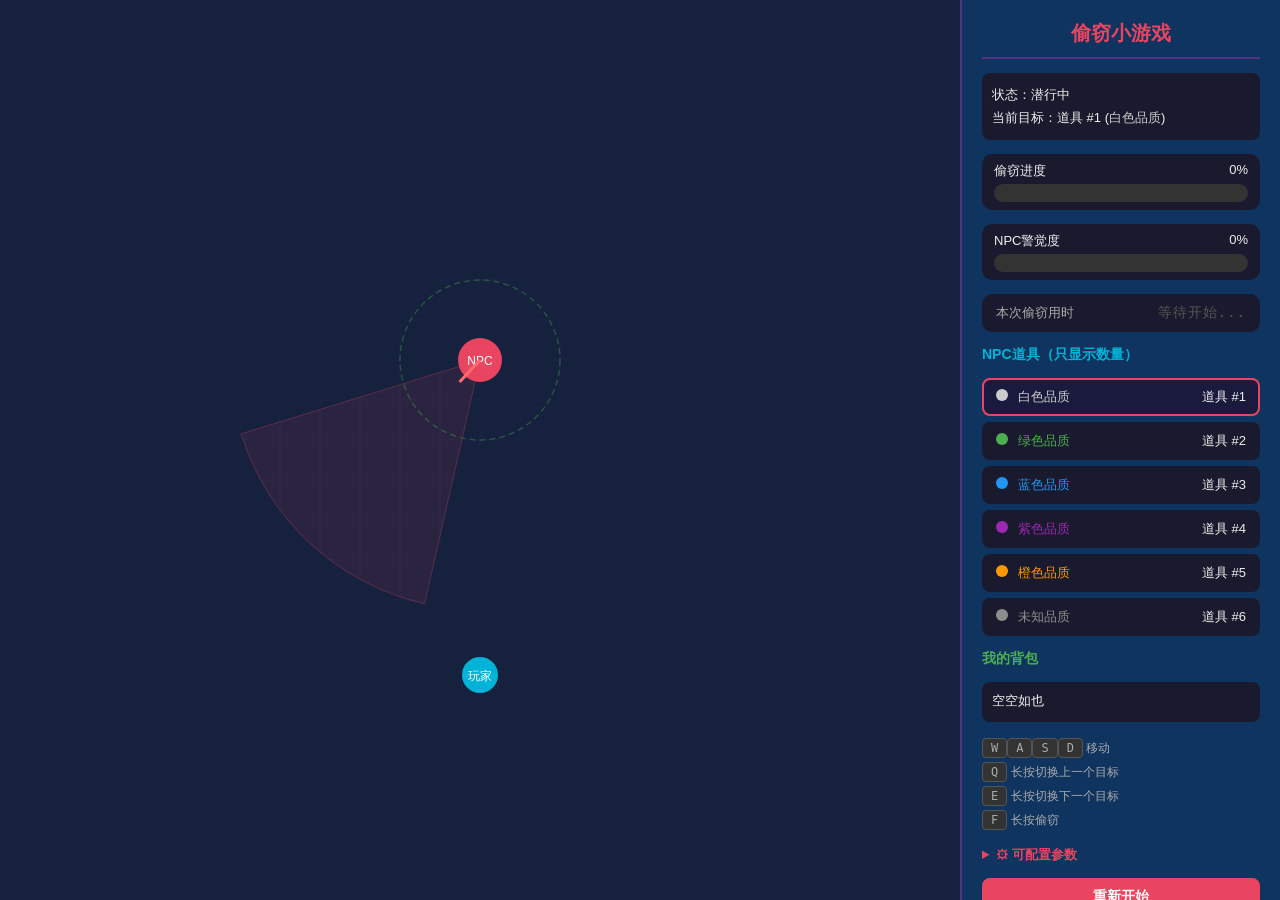
<file: stealing_mini_game/src/index.html>
<!DOCTYPE html>
<html lang="zh-CN">
<head>
<meta charset="UTF-8">
<meta name="viewport" content="width=device-width, initial-scale=1.0">
<title>偷窃小游戏</title>
<link rel="stylesheet" href="style.css">
</head>
<body>
<div id="game-container">
  <div id="game-canvas">
    <canvas id="canvas"></canvas>
    <div id="toast"></div>
    <!-- 结果弹窗 -->
    <div id="modal-overlay">
      <div class="modal-box">
        <div class="modal-title" id="modal-title">偷窃成功！</div>
        <div class="modal-time">本次偷窃用时：<strong id="modal-time-val">0.0秒</strong></div>
        <button class="modal-btn" id="modal-btn-restart">重新开始</button>
      </div>
    </div>
  </div>
  <div id="ui-panel">
    <div class="panel-title">偷窃小游戏</div>

    <!-- 状态 -->
    <div class="status-box" id="status-box">
      状态：<span id="state-text">潜行中</span><br>
      当前目标：<span id="target-text">无</span>
    </div>

    <!-- 偷窃进度 -->
    <div class="bar-container">
      <div class="bar-label"><span>偷窃进度</span><span id="steal-pct">0%</span></div>
      <div class="bar-track"><div class="bar-fill steal" id="steal-bar" style="width:0%"></div></div>
    </div>

    <!-- NPC警觉度 -->
    <div class="bar-container">
      <div class="bar-label"><span>NPC警觉度</span><span id="alert-pct">0%</span></div>
      <div class="bar-track"><div class="bar-fill alert" id="alert-bar" style="width:0%"></div></div>
    </div>

    <!-- 偷窃用时 -->
    <div class="timer-box">
      <span class="timer-label">本次偷窃用时</span>
      <span class="timer-value waiting" id="timer-display">等待开始...</span>
    </div>

    <!-- NPC道具列表 -->
    <div style="font-size:14px;font-weight:bold;color:#00b4d8;">NPC道具（只显示数量）</div>
    <div class="item-list" id="item-list"></div>

    <!-- 我的背包 -->
    <div style="font-size:14px;font-weight:bold;color:#4caf50;">我的背包</div>
    <div class="inventory" id="inventory">空空如也</div>

    <!-- 操作说明 -->
    <div class="controls">
      <kbd>W</kbd><kbd>A</kbd><kbd>S</kbd><kbd>D</kbd> 移动<br>
      <kbd>Q</kbd> 长按切换上一个目标<br>
      <kbd>E</kbd> 长按切换下一个目标<br>
      <kbd>F</kbd> 长按偷窃
    </div>

    <!-- 可配置参数 -->
    <details class="config-section">
      <summary>⚙ 可配置参数</summary>
      <div class="config-grid">
        <label>白色进度需求</label><input type="number" id="cfg-white" value="40">
        <label>白色警戒倍率</label><input type="number" id="cfg-alert-white" value="1" step="0.1">
        <label>绿色进度需求</label><input type="number" id="cfg-green" value="50">
        <label>绿色警戒倍率</label><input type="number" id="cfg-alert-green" value="1.1" step="0.1">
        <label>蓝色进度需求</label><input type="number" id="cfg-blue" value="65">
        <label>蓝色警戒倍率</label><input type="number" id="cfg-alert-blue" value="1.25" step="0.1">
        <label>紫色进度需求</label><input type="number" id="cfg-purple" value="85">
        <label>紫色警戒倍率</label><input type="number" id="cfg-alert-purple" value="1.45" step="0.1">
        <label>橙色进度需求</label><input type="number" id="cfg-orange" value="105">
        <label>橙色警戒倍率</label><input type="number" id="cfg-alert-orange" value="1.7" step="0.1">
        <label>未知进度需求</label><input type="number" id="cfg-unknown" value="60">
        <label>未知警戒倍率</label><input type="number" id="cfg-alert-unknown" value="1.2" step="0.1">
        <label>偷窃速度/秒</label><input type="number" id="cfg-steal-rate" value="10">
        <label>偷窃加速系数</label><input type="number" id="cfg-boost" value="1" step="0.1">
        <label>环境参数</label><input type="number" id="cfg-env-param" value="1" step="0.1">
        <label>偷窃回退速度/秒</label><input type="number" id="cfg-decay-rate" value="3">
        <label>警戒速度/秒</label><input type="number" id="cfg-alert-rate" value="10">
        <label>警戒值上限</label><input type="number" id="cfg-alert-max" value="100">
        <label>警戒回退速度/秒</label><input type="number" id="cfg-alert-decay" value="15">
        <label>NPC视野角度(°)</label><input type="number" id="cfg-fov" value="60">
        <label>NPC视野距离</label><input type="number" id="cfg-view-dist" value="250">
        <label>NPC观察速度</label><input type="number" id="cfg-look-speed" value="1.2" step="0.1">
        <label>靠近偷窃距离</label><input type="number" id="cfg-steal-dist" value="80">
        <label>30%警觉转头倍率</label><input type="number" id="cfg-alert30-speed" value="1.4" step="0.1">
        <label>30%警觉视野增量(°)</label><input type="number" id="cfg-alert30-fov" value="30">
        <label>60%警觉转头倍率</label><input type="number" id="cfg-alert60-speed" value="2" step="0.1">
        <label>60%警觉视野增量(°)</label><input type="number" id="cfg-alert60-fov" value="60">
      </div>
      <div style="display:flex;gap:8px;margin-top:10px;">
        <button id="btn-reset-config" class="btn-reset-config">还原默认配置</button>
      </div>
    </details>

    <button id="btn-reset">重新开始</button>
  </div>
</div>

<script src="script.js"></script>
</body>
</html>
</file>
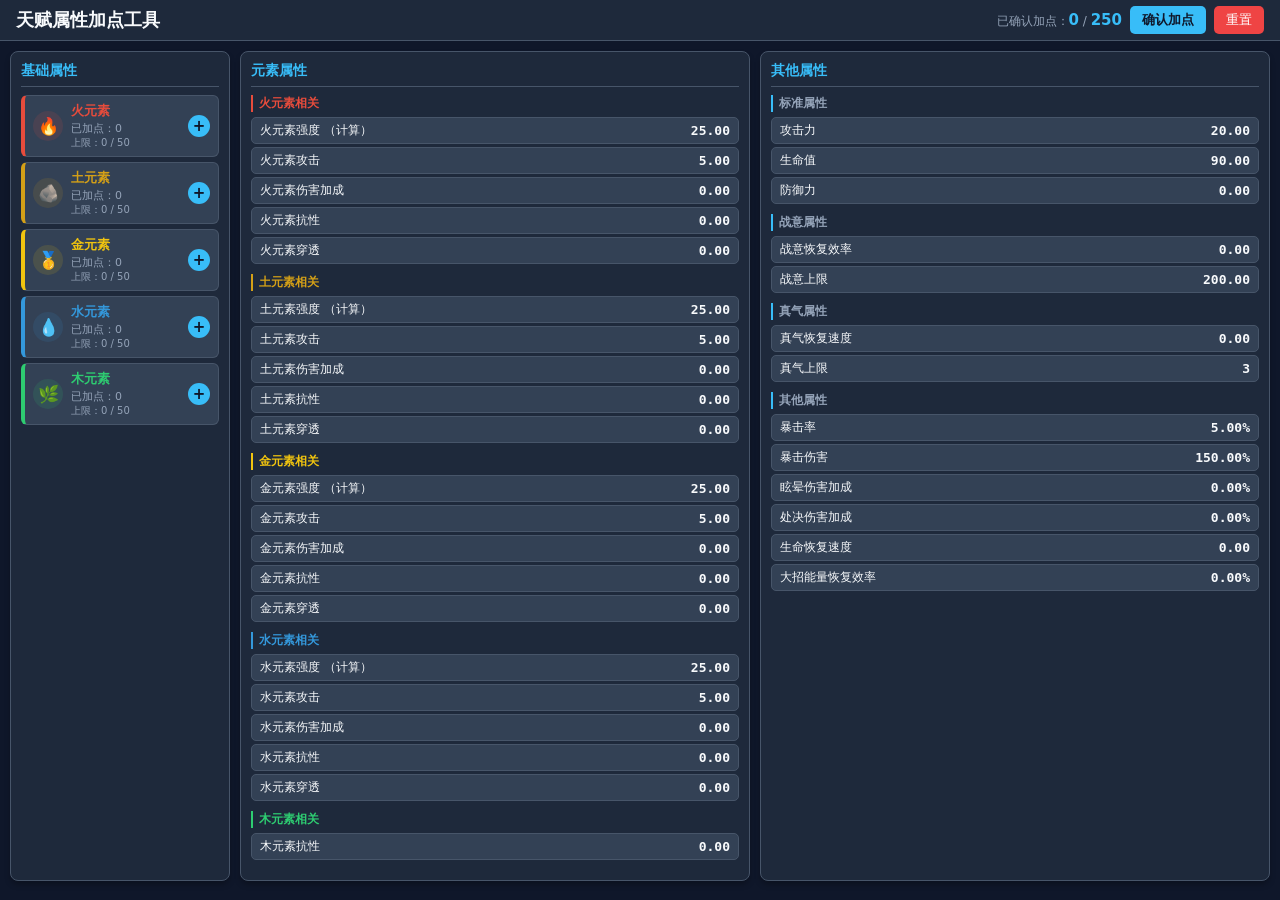
<file: 天赋加点工具/天赋加点工具.html>
<!DOCTYPE html>
<html lang="zh-CN">

<head>
    <meta charset="UTF-8">
    <meta name="viewport" content="width=device-width, initial-scale=1.0">
    <title>属性加点工具</title>
    <style>
        :root {
            --bg: #0f172a;
            --panel: #1e293b;
            --panel-light: #334155;
            --text: #f8fafc;
            --text-muted: #94a3b8;
            --accent: #38bdf8;
            --accent-hover: #0ea5e9;
            --danger: #ef4444;
            --danger-hover: #dc2626;
            --success: #22c55e;
            --border: #475569;
            --highlight: rgba(56, 189, 248, 0.2);
            --highlight-border: #38bdf8;
            --shadow: 0 4px 6px -1px rgba(0, 0, 0, 0.3);
        }

        * {
            box-sizing: border-box;
        }

        body {
            margin: 0;
            font-family: "Microsoft YaHei", "PingFang SC", system-ui, sans-serif;
            background: var(--bg);
            color: var(--text);
            min-height: 100vh;
        }

        header {
            background: var(--panel);
            border-bottom: 1px solid var(--border);
            padding: 6px 16px;
            display: flex;
            justify-content: space-between;
            align-items: center;
            position: sticky;
            top: 0;
            z-index: 10;
        }

        h1 {
            margin: 0;
            font-size: 18px;
        }

        .header-actions {
            display: flex;
            gap: 8px;
            align-items: center;
        }

        .total-points {
            color: var(--text-muted);
            font-size: 12px;
        }

        .total-points strong {
            color: var(--accent);
            font-size: 15px;
        }

        button {
            border: none;
            padding: 5px 12px;
            border-radius: 5px;
            cursor: pointer;
            font-size: 13px;
            transition: background 0.2s, transform 0.1s;
            font-family: inherit;
        }

        button:active {
            transform: translateY(1px);
        }

        .btn-primary {
            background: var(--accent);
            color: #0f172a;
            font-weight: bold;
        }

        .btn-primary:hover {
            background: var(--accent-hover);
        }

        .btn-danger {
            background: var(--danger);
            color: white;
        }

        .btn-danger:hover {
            background: var(--danger-hover);
        }

        .btn-add {
            width: 22px;
            height: 22px;
            padding: 0;
            border-radius: 50%;
            background: var(--accent);
            color: #0f172a;
            font-size: 15px;
            line-height: 22px;
            font-weight: bold;
        }

        .btn-add:hover:not(:disabled) {
            background: var(--accent-hover);
        }

        .btn-add:disabled {
            background: var(--panel-light);
            color: var(--text-muted);
            cursor: not-allowed;
        }

        .btn-sub {
            width: 22px;
            height: 22px;
            padding: 0;
            border-radius: 50%;
            background: var(--danger);
            color: white;
            font-size: 15px;
            line-height: 22px;
            font-weight: bold;
        }

        .btn-sub:hover {
            background: var(--danger-hover);
        }

        .btn-row {
            display: flex;
            gap: 4px;
            align-items: center;
        }

        main {
            display: grid;
            grid-template-columns: 220px 1fr 1fr;
            gap: 10px;
            padding: 10px;
            max-width: 100%;
            margin: 0 auto;
        }

        .panel {
            background: var(--panel);
            border: 1px solid var(--border);
            border-radius: 8px;
            padding: 10px;
            box-shadow: var(--shadow);
        }

        .panel-title {
            font-size: 14px;
            font-weight: bold;
            margin: 0 0 8px 0;
            padding-bottom: 6px;
            border-bottom: 1px solid var(--border);
            color: var(--accent);
        }

        .element-list {
            display: flex;
            flex-direction: column;
            gap: 5px;
        }

        .element-card {
            background: var(--panel-light);
            border: 1px solid var(--border);
            border-radius: 6px;
            padding: 6px 8px;
            display: flex;
            align-items: center;
            gap: 8px;
            transition: border-color 0.2s, background 0.2s;
            cursor: default;
        }

        .element-card:hover {
            border-color: var(--accent);
        }

        .element-icon {
            width: 30px;
            height: 30px;
            border-radius: 50%;
            display: flex;
            align-items: center;
            justify-content: center;
            font-size: 17px;
            flex-shrink: 0;
        }

        .element-info {
            flex: 1;
        }

        .element-name {
            font-weight: bold;
            font-size: 13px;
        }

        .element-points {
            font-size: 11px;
            color: var(--text-muted);
            margin-top: 1px;
        }

        .element-points .preview {
            color: var(--success);
            font-weight: bold;
        }

        .element-max {
            font-size: 10px;
            color: var(--text-muted);
        }

        .attr-group {
            margin-bottom: 10px;
        }

        .attr-group-title {
            font-size: 12px;
            font-weight: bold;
            color: var(--text-muted);
            margin-bottom: 5px;
            padding-left: 6px;
            border-left: 2px solid var(--accent);
        }

        .attr-list {
            display: flex;
            flex-direction: column;
            gap: 3px;
        }

        .attr-item {
            background: var(--panel-light);
            border: 1px solid var(--border);
            border-radius: 5px;
            padding: 4px 8px;
            display: flex;
            justify-content: space-between;
            align-items: center;
            transition: background 0.2s, border-color 0.2s;
            cursor: help;
            position: relative;
        }

        .attr-item.highlight {
            background: var(--highlight);
            border-color: var(--highlight-border);
        }

        .attr-name {
            font-size: 12px;
            display: flex;
            align-items: center;
            gap: 4px;
        }

        .attr-value {
            font-family: "Consolas", "Monaco", monospace;
            font-size: 13px;
            font-weight: bold;
            color: var(--text);
        }

        .attr-value .preview {
            color: var(--success);
            margin-left: 2px;
        }

        .attr-value .dim {
            color: var(--text-muted);
            font-weight: normal;
            font-size: 11px;
        }

        .tooltip {
            position: fixed;
            background: rgba(15, 23, 42, 0.95);
            border: 1px solid var(--accent);
            border-radius: 8px;
            padding: 10px 12px;
            max-width: 280px;
            font-size: 13px;
            line-height: 1.5;
            color: var(--text);
            pointer-events: none;
            z-index: 1000;
            opacity: 0;
            transition: opacity 0.15s;
            box-shadow: 0 8px 16px rgba(0, 0, 0, 0.4);
        }

        .tooltip.visible {
            opacity: 1;
        }

        .tooltip .title {
            font-weight: bold;
            color: var(--accent);
            margin-bottom: 4px;
        }

        .tooltip .formula {
            color: var(--success);
            margin-top: 6px;
            font-size: 12px;
        }

        .empty-msg {
            color: var(--text-muted);
            font-size: 14px;
            text-align: center;
            padding: 40px 20px;
        }

        .toast {
            position: fixed;
            bottom: 24px;
            left: 50%;
            transform: translateX(-50%);
            background: var(--danger);
            color: white;
            padding: 10px 24px;
            border-radius: 6px;
            font-size: 13px;
            z-index: 2000;
            opacity: 0;
            pointer-events: none;
            transition: opacity 0.3s;
        }

        .toast.visible {
            opacity: 1;
        }

        @media (max-width: 750px) {
            main {
                grid-template-columns: 1fr;
            }
        }
    </style>
</head>

<body>
    <header>
        <h1>天赋属性加点工具</h1>
        <div class="header-actions">
            <span class="total-points">已确认加点：<strong id="totalPoints">0</strong> / <strong
                    id="totalMaxPoints">500</strong></span>
            <button id="confirmBtn" class="btn-primary">确认加点</button>
            <button id="resetBtn" class="btn-danger">重置</button>
        </div>
    </header>

    <main id="main">
        <div id="loading" class="empty-msg" style="grid-column: 1 / -1;">正在加载配置...</div>
    </main>

    <div id="toast" class="toast"></div>

    <div id="tooltip" class="tooltip"></div>

    <script>
        const STORAGE_KEY = 'talentAllocationTool_v1';
        const MAX_ELEMENT_POINTS = 50;
        const TOTAL_POINTS = MAX_ELEMENT_POINTS * 5;

        const App = {
            elementConfig: null,
            attrInit: null,
            attrMax: null,
            computedAttr: null,
            state: {
                confirmed: { elementPoints: {}, attributes: {} },
                preview: { fire: 0, earth: 0, metal: 0, water: 0, wood: 0 }
            },
            elementAffected: {},

            init() {
                try {
                    this.loadConfigs();
                    this.initState();
                    this.loadFromStorage();
                    this.computeElementAffected();
                    this.render();
                    document.getElementById('totalMaxPoints').textContent = TOTAL_POINTS;
                    this.bindEvents();
                } catch (err) {
                    document.getElementById('main').innerHTML = `<div class="empty-msg" style="grid-column: 1 / -1;">加载配置失败：${err.message}</div>`;
                }
            },

            loadConfigs() {
                this.elementConfig = {
                    "elements": [
                        { "id": "fire", "name": "火元素", "color": "#E74C3C", "icon": "🔥", "coefficients": { "attack": 0.5, "fireAttack": 1, "fireResist": 0.6, "battleSpiritRecovery": 0.32, "battleSpiritCap": 8 } },
                        { "id": "earth", "name": "土元素", "color": "#D4A017", "icon": "🪨", "coefficients": { "attack": 0.5, "earthAttack": 1, "earthResist": 0.6, "stunDamageBonus": 0.32, "defense": 5 } },
                        { "id": "metal", "name": "金元素", "color": "#F1C40F", "icon": "🥇", "coefficients": { "attack": 0.5, "metalAttack": 1, "metalResist": 0.6, "critRate": 0.4, "executionDamageBonus": 0.54 } },
                        { "id": "water", "name": "水元素", "color": "#3498DB", "icon": "💧", "coefficients": { "attack": 0.5, "waterAttack": 1, "waterResist": 0.6, "qiRecovery": 0.64, "qiCap": 0.06667 } },
                        { "id": "wood", "name": "木元素", "color": "#2ECC71", "icon": "🌿", "coefficients": { "hp": 6, "fireResist": 0.15, "earthResist": 0.15, "metalResist": 0.15, "waterResist": 0.15, "woodResist": 0.75, "hpRecovery": 0.08, "ultimateEnergyRecovery": 0.5 } }
                    ]
                };

                this.attrInit = { 
                    "attack": { "name": "攻击力", "init": 20, "desc": "角色的基础攻击力，影响所有伤害输出" }, 
                    "hp": { "name": "生命值", "init": 90, "desc": "角色的最大生命值" }, 
                    "defense": { "name": "防御力", "init": 0, "desc": "减少受到的伤害，减伤率 = 防御力 / (防御力 + 500)", "formula": "def/(def+500)", "formulaUnit": "%" }, 
                    "fireAttack": { "name": "火元素攻击", "init": 5, "desc": "提升火元素技能的伤害基础值" }, 
                    "fireDamageBonus": { "name": "火元素伤害加成", "init": 0, "desc": "百分比提升火元素伤害（不受元素加点影响）", "displayOnly": true }, 
                    "fireResist": { "name": "火元素抗性", "init": 0, "desc": "减免火元素伤害，减免率 = 抗性 × 1%", "formula": "resist*1", "formulaUnit": "%" }, 
                    "firePenetration": { "name": "火元素穿透", "init": 0, "desc": "无视目标一定比例的火元素抗性（不受元素加点影响）", "displayOnly": true }, 
                    "earthAttack": { "name": "土元素攻击", "init": 5, "desc": "提升土元素技能的伤害基础值" }, 
                    "earthDamageBonus": { "name": "土元素伤害加成", "init": 0, "desc": "百分比提升土元素伤害（不受元素加点影响）", "displayOnly": true }, 
                    "earthResist": { "name": "土元素抗性", "init": 0, "desc": "减免土元素伤害，减免率 = 抗性 × 1%", "formula": "resist*1", "formulaUnit": "%" }, 
                    "earthPenetration": { "name": "土元素穿透", "init": 0, "desc": "无视目标一定比例的土元素抗性（不受元素加点影响）", "displayOnly": true }, 
                    "metalAttack": { "name": "金元素攻击", "init": 5, "desc": "提升金元素技能的伤害基础值" }, 
                    "metalDamageBonus": { "name": "金元素伤害加成", "init": 0, "desc": "百分比提升金元素伤害（不受元素加点影响）", "displayOnly": true }, 
                    "metalResist": { "name": "金元素抗性", "init": 0, "desc": "减免金元素伤害，减免率 = 抗性 × 1%", "formula": "resist*1", "formulaUnit": "%" }, 
                    "metalPenetration": { "name": "金元素穿透", "init": 0, "desc": "无视目标一定比例的金元素抗性（不受元素加点影响）", "displayOnly": true }, 
                    "waterAttack": { "name": "水元素攻击", "init": 5, "desc": "提升水元素技能的伤害基础值" }, 
                    "waterDamageBonus": { "name": "水元素伤害加成", "init": 0, "desc": "百分比提升水元素伤害（不受元素加点影响）", "displayOnly": true }, 
                    "waterResist": { "name": "水元素抗性", "init": 0, "desc": "减免水元素伤害，减免率 = 抗性 × 1%", "formula": "resist*1", "formulaUnit": "%" }, 
                    "waterPenetration": { "name": "水元素穿透", "init": 0, "desc": "无视目标一定比例的水元素抗性（不受元素加点影响）", "displayOnly": true }, 
                    "woodResist": { "name": "木元素抗性", "init": 0, "desc": "减免木元素伤害，减免率 = 抗性 × 1%", "formula": "resist*1", "formulaUnit": "%" }, 
                    "battleSpiritRecovery": { "name": "战意恢复效率", "init": 0, "desc": "战意值的恢复速度" }, 
                    "battleSpiritCap": { "name": "战意上限", "init": 200, "desc": "战意值的最大上限" }, 
                    "qiRecovery": { "name": "真气恢复速度", "init": 0, "desc": "真气值的恢复速度" }, 
                    "qiCap": { "name": "真气上限", "init": 3, "roundType": "floor", "desc": "真气值的最大上限，显示时向下取整" }, 
                    "critRate": { "name": "暴击率", "init": 5, "unit": "%", "roundType": "percent2", "desc": "造成暴击的概率" }, 
                    "critDamage": { "name": "暴击伤害", "init": 150, "unit": "%", "roundType": "percent2", "desc": "暴击时的伤害倍率（不受元素加点影响）", "displayOnly": true }, 
                    "stunDamageBonus": { "name": "眩晕伤害加成", "init": 0, "unit": "%", "desc": "对眩晕状态敌人的额外伤害加成" }, 
                    "executionDamageBonus": { "name": "处决伤害加成", "init": 0, "unit": "%", "desc": "处决时的额外伤害加成" }, 
                    "hpRecovery": { "name": "生命恢复速度", "init": 0, "desc": "生命值的自然恢复速度" },
                    "ultimateEnergyRecovery": { "name": "大招能量恢复效率", "init": 0, "unit": "%", "desc": "大招能量的恢复效率" } 
                };

                this.attrMax = { 
                    "fireResist": { "name": "火元素抗性", "max": 75 }, 
                    "earthResist": { "name": "土元素抗性", "max": 75 }, 
                    "metalResist": { "name": "金元素抗性", "max": 75 }, 
                    "waterResist": { "name": "水元素抗性", "max": 75 }, 
                    "woodResist": { "name": "木元素抗性", "max": 75 }, 
                    "battleSpiritCap": { "name": "战意上限", "max": 800 }, 
                    "qiCap": { "name": "真气上限", "max": 6 } 
                };

                this.computedAttr = { 
                    "fireIntensity": { "name": "火元素强度", "formula": "attack + fireAttack", "desc": "攻击力 + 火元素攻击，影响火元素基础伤害" }, 
                    "earthIntensity": { "name": "土元素强度", "formula": "attack + earthAttack", "desc": "攻击力 + 土元素攻击，影响土元素基础伤害" }, 
                    "metalIntensity": { "name": "金元素强度", "formula": "attack + metalAttack", "desc": "攻击力 + 金元素攻击，影响金元素基础伤害" }, 
                    "waterIntensity": { "name": "水元素强度", "formula": "attack + waterAttack", "desc": "攻击力 + 水元素攻击，影响水元素基础伤害" } 
                };
            },

            initState() {
                const initialPoints = {};
                this.elementConfig.elements.forEach(el => { initialPoints[el.id] = 0; });

                const initialAttributes = {};
                Object.keys(this.attrInit).forEach(key => {
                    initialAttributes[key] = this.attrInit[key].init;
                });

                this.state.confirmed = {
                    elementPoints: { ...initialPoints },
                    attributes: { ...initialAttributes }
                };
                this.state.preview = { ...initialPoints };
            },

            loadFromStorage() {
                try {
                    const saved = localStorage.getItem(STORAGE_KEY);
                    if (!saved) return;
                    const data = JSON.parse(saved);
                    if (data && data.version === 1 && data.elementPoints && data.attributes) {
                        this.state.confirmed.elementPoints = { ...this.state.confirmed.elementPoints, ...data.elementPoints };
                        this.state.confirmed.attributes = { ...this.state.confirmed.attributes, ...data.attributes };
                    }
                } catch (e) {
                    console.warn('localStorage 读取失败', e);
                }
            },

            saveToStorage() {
                try {
                    const data = {
                        version: 1,
                        elementPoints: { ...this.state.confirmed.elementPoints },
                        attributes: { ...this.state.confirmed.attributes }
                    };
                    localStorage.setItem(STORAGE_KEY, JSON.stringify(data));
                } catch (e) {
                    console.warn('localStorage 保存失败', e);
                }
            },

            computeElementAffected() {
                this.elementAffected = {};
                this.elementConfig.elements.forEach(el => {
                    this.elementAffected[el.id] = new Set(Object.keys(el.coefficients));
                });
            },

            calculateDisplayAttributes() {
                return this.calculateAttributes(true);
            },

            calculateConfirmedAttributes() {
                return this.calculateAttributes(false);
            },

            evaluateComputed(key, attrs) {
                const cfg = this.computedAttr[key];
                if (!cfg) return 0;
                try {
                    const formula = cfg.formula;
                    const scope = { ...attrs };
                    const func = new Function(...Object.keys(scope), `return (${formula});`);
                    return func(...Object.values(scope));
                } catch (e) {
                    return 0;
                }
            },

            formatValue(key, value) {
                const cfg = this.attrInit[key];
                const roundType = cfg ? cfg.roundType : null;

                let num = value;
                if (roundType === 'floor') {
                    return Math.floor(num).toString();
                }
                if (roundType === 'percent2' || (cfg && cfg.unit === '%')) {
                    return num.toFixed(2) + '%';
                }
                return num.toFixed(2);
            },

            formatPreviewDelta(key, value) {
                const sign = value >= 0 ? '+' : '';
                return sign + this.formatValue(key, value);
            },

            getAttributeValue(key, includePreview = true) {
                if (this.computedAttr[key]) {
                    const confirmedAttrs = this.calculateConfirmedAttributes();
                    const displayAttrs = this.calculateDisplayAttributes();
                    if (includePreview) {
                        return this.evaluateComputed(key, displayAttrs);
                    } else {
                        return this.evaluateComputed(key, confirmedAttrs);
                    }
                }
                const attrs = includePreview ? this.calculateDisplayAttributes() : this.calculateConfirmedAttributes();
                return attrs[key] || 0;
            },

            isDisplayOnly(key) {
                return this.attrInit[key] && this.attrInit[key].displayOnly;
            },

            isAffectedByElement(key, elementId) {
                return this.elementAffected[elementId] && this.elementAffected[elementId].has(key);
            },

            isElementDisabled(elementId) {
                const currentPoints = this.state.confirmed.elementPoints[elementId] + this.state.preview[elementId];
                return currentPoints >= MAX_ELEMENT_POINTS;
            },

            calculateAttributes(includePreview, overridePreview) {
                const attrs = {};
                Object.keys(this.attrInit).forEach(key => {
                    attrs[key] = this.attrInit[key].init;
                });
                const points = {};
                this.elementConfig.elements.forEach(el => {
                    const previewDelta = overridePreview ? overridePreview[el.id] : this.state.preview[el.id];
                    points[el.id] = this.state.confirmed.elementPoints[el.id] + (includePreview ? previewDelta : 0);
                });

                this.elementConfig.elements.forEach(el => {
                    const p = points[el.id];
                    if (!p) return;
                    Object.entries(el.coefficients).forEach(([attrKey, coeff]) => {
                        attrs[attrKey] = (attrs[attrKey] || 0) + p * coeff;
                    });
                });

                for (const [key, maxCfg] of Object.entries(this.attrMax)) {
                    if (attrs[key] !== undefined) {
                        attrs[key] = Math.min(attrs[key], maxCfg.max);
                    }
                }

                return attrs;
            },

            addPoint(elementId) {
                if (this.isElementDisabled(elementId)) return;
                this.state.preview[elementId] += 1;
                this.render();
            },

            subPoint(elementId) {
                if (this.state.preview[elementId] <= 0) return;
                this.state.preview[elementId] -= 1;
                this.render();
            },

            confirmPoints() {
                const displayAttrs = this.calculateDisplayAttributes();
                for (const [key, maxCfg] of Object.entries(this.attrMax)) {
                    if (displayAttrs[key] > maxCfg.max) {
                        this.showToast(`${maxCfg.name} 超过上限 ${maxCfg.max}，无法确认。请调整加点。`);
                        return;
                    }
                }

                this.elementConfig.elements.forEach(el => {
                    this.state.confirmed.elementPoints[el.id] += this.state.preview[el.id];
                    this.state.preview[el.id] = 0;
                });

                this.state.confirmed.attributes = displayAttrs;
                this.saveToStorage();
                this.render();
            },

            resetAll() {
                if (!this._resetPending) {
                    this._resetPending = true;
                    this.showToast('再次点击重置按钮确认，此操作将清除已保存的数据');
                    setTimeout(() => { this._resetPending = false; }, 3000);
                    return;
                }
                this._resetPending = false;
                this.initState();
                localStorage.removeItem(STORAGE_KEY);
                this.render();
                this.showToast('已重置所有加点');
            },

            render() {
                const main = document.getElementById('main');
                main.innerHTML = '';

                const leftPanel = this.createLeftPanel();
                const middlePanel = this.createMiddlePanel();
                const rightPanel = this.createRightPanel();

                main.appendChild(leftPanel);
                main.appendChild(middlePanel);
                main.appendChild(rightPanel);

                const totalConfirmed = Object.values(this.state.confirmed.elementPoints).reduce((a, b) => a + b, 0);
                document.getElementById('totalPoints').textContent = totalConfirmed;
            },

            createLeftPanel() {
                const panel = document.createElement('div');
                panel.className = 'panel';
                panel.innerHTML = '<div class="panel-title">基础属性</div>';

                const list = document.createElement('div');
                list.className = 'element-list';

                this.elementConfig.elements.forEach(el => {
                    const confirmed = this.state.confirmed.elementPoints[el.id];
                    const preview = this.state.preview[el.id];
                    const total = confirmed + preview;
                    const disabled = this.isElementDisabled(el.id);

                    const card = document.createElement('div');
                    card.className = 'element-card';
                    card.dataset.elementId = el.id;
                    card.style.borderLeft = `4px solid ${el.color}`;

                    card.innerHTML = `
            <div class="element-icon" style="background:${el.color}20;color:${el.color}">${el.icon}</div>
            <div class="element-info">
              <div class="element-name" style="color:${el.color}">${el.name}</div>
              <div class="element-points">
                已加点：${confirmed}${preview > 0 ? `<span class="preview">+${preview}</span>` : ''}
              </div>
              <div class="element-max">上限：${total} / ${MAX_ELEMENT_POINTS}</div>
            </div>
            <div class="btn-row">
              ${preview > 0 ? '<button class="btn-sub">-</button>' : ''}
              <button class="btn-add" ${disabled ? 'disabled' : ''}>+</button>
            </div>
          `;

                    card.querySelector('.btn-add').addEventListener('click', () => this.addPoint(el.id));
                    if (preview > 0) {
                        card.querySelector('.btn-sub').addEventListener('click', () => this.subPoint(el.id));
                    }
                    card.addEventListener('mouseenter', () => this.highlightElement(el.id, true));
                    card.addEventListener('mouseleave', () => this.highlightElement(el.id, false));

                    list.appendChild(card);
                });

                panel.appendChild(list);
                return panel;
            },

            createMiddlePanel() {
                const panel = document.createElement('div');
                panel.className = 'panel';
                panel.innerHTML = '<div class="panel-title">元素属性</div>';

                const groups = [
                    { elementId: 'fire', keys: ['fireIntensity', 'fireAttack', 'fireDamageBonus', 'fireResist', 'firePenetration'] },
                    { elementId: 'earth', keys: ['earthIntensity', 'earthAttack', 'earthDamageBonus', 'earthResist', 'earthPenetration'] },
                    { elementId: 'metal', keys: ['metalIntensity', 'metalAttack', 'metalDamageBonus', 'metalResist', 'metalPenetration'] },
                    { elementId: 'water', keys: ['waterIntensity', 'waterAttack', 'waterDamageBonus', 'waterResist', 'waterPenetration'] },
                    { elementId: 'wood', keys: ['woodResist'] }
                ];

                groups.forEach(group => {
                    const elCfg = this.elementConfig.elements.find(e => e.id === group.elementId);
                    const groupDiv = document.createElement('div');
                    groupDiv.className = 'attr-group';
                    groupDiv.innerHTML = `<div class="attr-group-title" style="border-color:${elCfg.color};color:${elCfg.color}">${elCfg.name}相关</div>`;

                    const list = document.createElement('div');
                    list.className = 'attr-list';

                    group.keys.forEach(key => {
                        list.appendChild(this.createAttrItem(key, group.elementId));
                    });

                    groupDiv.appendChild(list);
                    panel.appendChild(groupDiv);
                });

                return panel;
            },

            createRightPanel() {
                const panel = document.createElement('div');
                panel.className = 'panel';
                panel.innerHTML = '<div class="panel-title">其他属性</div>';

                const groups = [
                    { title: '标准属性', keys: ['attack', 'hp', 'defense'] },
                    { title: '战意属性', keys: ['battleSpiritRecovery', 'battleSpiritCap'] },
                    { title: '真气属性', keys: ['qiRecovery', 'qiCap'] },
                    { title: '其他属性', keys: ['critRate', 'critDamage', 'stunDamageBonus', 'executionDamageBonus', 'hpRecovery', 'ultimateEnergyRecovery'] }
                ];

                groups.forEach(group => {
                    const groupDiv = document.createElement('div');
                    groupDiv.className = 'attr-group';
                    groupDiv.innerHTML = `<div class="attr-group-title">${group.title}</div>`;

                    const list = document.createElement('div');
                    list.className = 'attr-list';

                    group.keys.forEach(key => {
                        list.appendChild(this.createAttrItem(key, null));
                    });

                    groupDiv.appendChild(list);
                    panel.appendChild(groupDiv);
                });

                return panel;
            },

            createAttrItem(key, currentElementId) {
                const item = document.createElement('div');
                item.className = 'attr-item';
                item.dataset.attrKey = key;
                item.dataset.elementId = currentElementId || '';

                const cfg = this.attrInit[key] || this.computedAttr[key] || { name: key, desc: '' };
                const isComputed = !!this.computedAttr[key];

                const confirmedValue = this.getAttributeValue(key, false);
                const displayValue = this.getAttributeValue(key, true);
                const previewDelta = displayValue - confirmedValue;

                const hasPreview = Math.abs(previewDelta) > 0.0001;
                let valueHtml = '';
                if (hasPreview) {
                    valueHtml = `<span class="dim">${this.formatValue(key, confirmedValue)}</span><span class="preview">${this.formatPreviewDelta(key, previewDelta)}</span>`;
                } else {
                    valueHtml = this.formatValue(key, displayValue);
                }

                item.innerHTML = `
          <div class="attr-name">
            ${cfg.name}${isComputed ? '<span class="dim">（计算）</span>' : ''}
          </div>
          <div class="attr-value">${valueHtml}</div>
        `;

                this.bindTooltip(item, key, cfg, displayValue);
                return item;
            },

            bindTooltip(item, key, cfg, displayValue) {
                const tooltip = document.getElementById('tooltip');

                item.addEventListener('mouseenter', (e) => {
                    let html = `<div class="title">${cfg.name}</div><div>${cfg.desc || ''}</div>`;

                    if (key === 'defense') {
                        const reduction = displayValue / (displayValue + 500) * 100;
                        html += `<div class="formula">减伤率 ${reduction.toFixed(2)}%</div>`;
                    } else if (key.endsWith('Resist')) {
                        html += `<div class="formula">${cfg.name}伤害减免 ${displayValue.toFixed(2)}%</div>`;
                    } else if (this.computedAttr[key]) {
                        html += `<div class="formula">公式：${this.computedAttr[key].formula}</div>`;
                    }

                    tooltip.innerHTML = html;
                    tooltip.classList.add('visible');
                    this.positionTooltip(e);
                });

                item.addEventListener('mousemove', (e) => this.positionTooltip(e));

                item.addEventListener('mouseleave', () => {
                    tooltip.classList.remove('visible');
                });
            },

            positionTooltip(e) {
                const tooltip = document.getElementById('tooltip');
                const x = e.clientX + 15;
                const y = e.clientY + 15;
                const rect = tooltip.getBoundingClientRect();
                const winW = window.innerWidth;
                const winH = window.innerHeight;

                let left = x;
                let top = y;
                if (left + rect.width > winW) left = e.clientX - rect.width - 10;
                if (top + rect.height > winH) top = e.clientY - rect.height - 10;

                tooltip.style.left = left + 'px';
                tooltip.style.top = top + 'px';
            },

            highlightElement(elementId, active) {
                const affected = this.elementAffected[elementId] || new Set();
                document.querySelectorAll('.attr-item').forEach(item => {
                    const key = item.dataset.attrKey;
                    if (active && affected.has(key)) {
                        item.classList.add('highlight');
                    } else {
                        item.classList.remove('highlight');
                    }
                });
            },

            showToast(msg) {
                const toast = document.getElementById('toast');
                toast.textContent = msg;
                toast.classList.add('visible');
                clearTimeout(this._toastTimer);
                this._toastTimer = setTimeout(() => toast.classList.remove('visible'), 2500);
            },

            bindEvents() {
                document.getElementById('confirmBtn').addEventListener('click', () => this.confirmPoints());
                document.getElementById('resetBtn').addEventListener('click', () => this.resetAll());
            }
        };

        App.init();
    </script>
</body>

</html>
</file>
<file: stealing_mini_game/src/style.css>
* { margin: 0; padding: 0; box-sizing: border-box; }
body { background: #1a1a2e; color: #eee; font-family: 'Microsoft YaHei', sans-serif; overflow: hidden; height: 100vh; }

#game-container { display: flex; height: 100vh; }

/* 游戏画布 */
#game-canvas { flex: 1; position: relative; background: #16213e; overflow: hidden; }
canvas { display: block; width: 100%; height: 100%; }

/* 右侧UI面板 */
#ui-panel {
  width: 320px; background: #0f3460; padding: 20px; display: flex; flex-direction: column; gap: 14px;
  border-left: 2px solid #533483; overflow-y: auto;
}
.panel-title { font-size: 20px; font-weight: bold; color: #e94560; text-align: center; border-bottom: 2px solid #533483; padding-bottom: 10px; }

/* 进度条通用样式 */
.bar-container { background: #1a1a2e; border-radius: 10px; padding: 8px 12px; }
.bar-label { font-size: 13px; margin-bottom: 4px; display: flex; justify-content: space-between; }
.bar-track { height: 18px; background: #333; border-radius: 9px; overflow: hidden; position: relative; }
.bar-fill { height: 100%; border-radius: 9px; transition: width 0.05s linear; }
.bar-fill.steal { background: linear-gradient(90deg, #00b4d8, #0077b6); }
.bar-fill.alert { background: linear-gradient(90deg, #f77f00, #d62828); }

/* 品质颜色 */
.quality-white { color: #ccc; }
.quality-green { color: #4caf50; }
.quality-blue { color: #2196f3; }
.quality-purple { color: #9c27b0; }
.quality-orange { color: #ff9800; }
.quality-unknown { color: #8d8d8d; }

/* 道具列表 */
.item-list { display: flex; flex-direction: column; gap: 6px; }
.item-entry {
  display: flex; justify-content: space-between; align-items: center;
  background: #1a1a2e; padding: 8px 12px; border-radius: 8px; border: 2px solid transparent;
  cursor: default; font-size: 13px;
}
.item-entry.selected { border-color: #e94560; background: #1a1a3e; }
.item-dot { width: 12px; height: 12px; border-radius: 50%; display: inline-block; margin-right: 6px; }

/* 状态信息 */
.status-box { background: #1a1a2e; border-radius: 8px; padding: 10px; font-size: 13px; line-height: 1.8; }
.status-box .key { display: inline-block; background: #533483; padding: 1px 8px; border-radius: 4px; font-weight: bold; font-size: 12px; }

/* 操作提示 */
.controls { font-size: 12px; color: #aaa; line-height: 2; }
.controls kbd { background: #333; padding: 2px 8px; border-radius: 4px; border: 1px solid #555; font-family: monospace; }

/* 配置面板 */
.config-section { font-size: 12px; }
.config-section summary { cursor: pointer; color: #e94560; font-weight: bold; font-size: 13px; }
.config-grid { display: grid; grid-template-columns: 1fr 1fr; gap: 4px 8px; margin-top: 8px; }
.config-grid label { font-size: 11px; color: #aaa; }
.config-grid input { width: 100%; background: #1a1a2e; border: 1px solid #533483; color: #eee; padding: 3px 6px; border-radius: 4px; font-size: 12px; }

/* 浮动提示 */
#toast {
  position: absolute; top: 60px; left: 50%; transform: translateX(-50%);
  background: rgba(76,175,80,0.9); color: #fff; padding: 10px 28px;
  border-radius: 8px; font-size: 16px; font-weight: bold;
  pointer-events: none; opacity: 0; transition: opacity 0.3s;
  z-index: 15;
}
#toast.show { opacity: 1; }

/* 结果弹窗 */
#modal-overlay {
  position: absolute; top: 0; left: 0; width: 100%; height: 100%;
  background: rgba(0,0,0,0.65); z-index: 20;
  display: none; justify-content: center; align-items: center;
}
#modal-overlay.show { display: flex; }
.modal-box {
  background: #0f3460; border: 2px solid #533483; border-radius: 16px;
  padding: 32px 40px; text-align: center; min-width: 300px;
  box-shadow: 0 0 40px rgba(0,0,0,0.8);
  animation: modalIn 0.25s ease-out;
}
@keyframes modalIn {
  from { transform: scale(0.85); opacity: 0; }
  to   { transform: scale(1);    opacity: 1; }
}
.modal-title {
  font-size: 32px; font-weight: bold; margin-bottom: 16px;
}
.modal-title.success { color: #4caf50; }
.modal-title.fail    { color: #f44336; }
.modal-time {
  font-size: 18px; color: #ccc; margin-bottom: 24px;
}
.modal-time strong {
  color: #00b4d8; font-family: 'Consolas', monospace; font-size: 24px;
}
.modal-btn {
  background: #e94560; border: none; color: #fff;
  padding: 12px 36px; border-radius: 10px; cursor: pointer;
  font-size: 16px; font-weight: bold; transition: background 0.2s;
}
.modal-btn:hover { background: #c73e54; }

/* 重置按钮 */
#btn-reset {
  background: #e94560; border: none; color: #fff; padding: 10px; border-radius: 8px;
  cursor: pointer; font-size: 14px; font-weight: bold;
}
#btn-reset:hover { background: #c73e54; }

/* 还原默认配置按钮 */
.btn-reset-config {
  flex: 1; background: #533483; border: none; color: #fff; padding: 6px 12px;
  border-radius: 6px; cursor: pointer; font-size: 12px; font-weight: bold;
  transition: background 0.2s;
}
.btn-reset-config:hover { background: #6a42a0; }

/* 背包 */
.inventory { background: #1a1a2e; border-radius: 8px; padding: 10px; font-size: 13px; min-height: 40px; }
.inv-item { padding: 2px 0; }

/* 计时器 */
.timer-box {
  background: #1a1a2e; border-radius: 10px; padding: 10px 14px;
  display: flex; justify-content: space-between; align-items: center;
}
.timer-box .timer-label { font-size: 13px; color: #aaa; }
.timer-box .timer-value { font-size: 22px; font-weight: bold; color: #00b4d8; font-family: 'Consolas', monospace; letter-spacing: 1px; }
.timer-box .timer-value.waiting { color: #555; font-size: 14px; font-weight: normal; }
.timer-box .timer-value.final-success { color: #4caf50; }
.timer-box .timer-value.final-fail { color: #f44336; }
</file>
